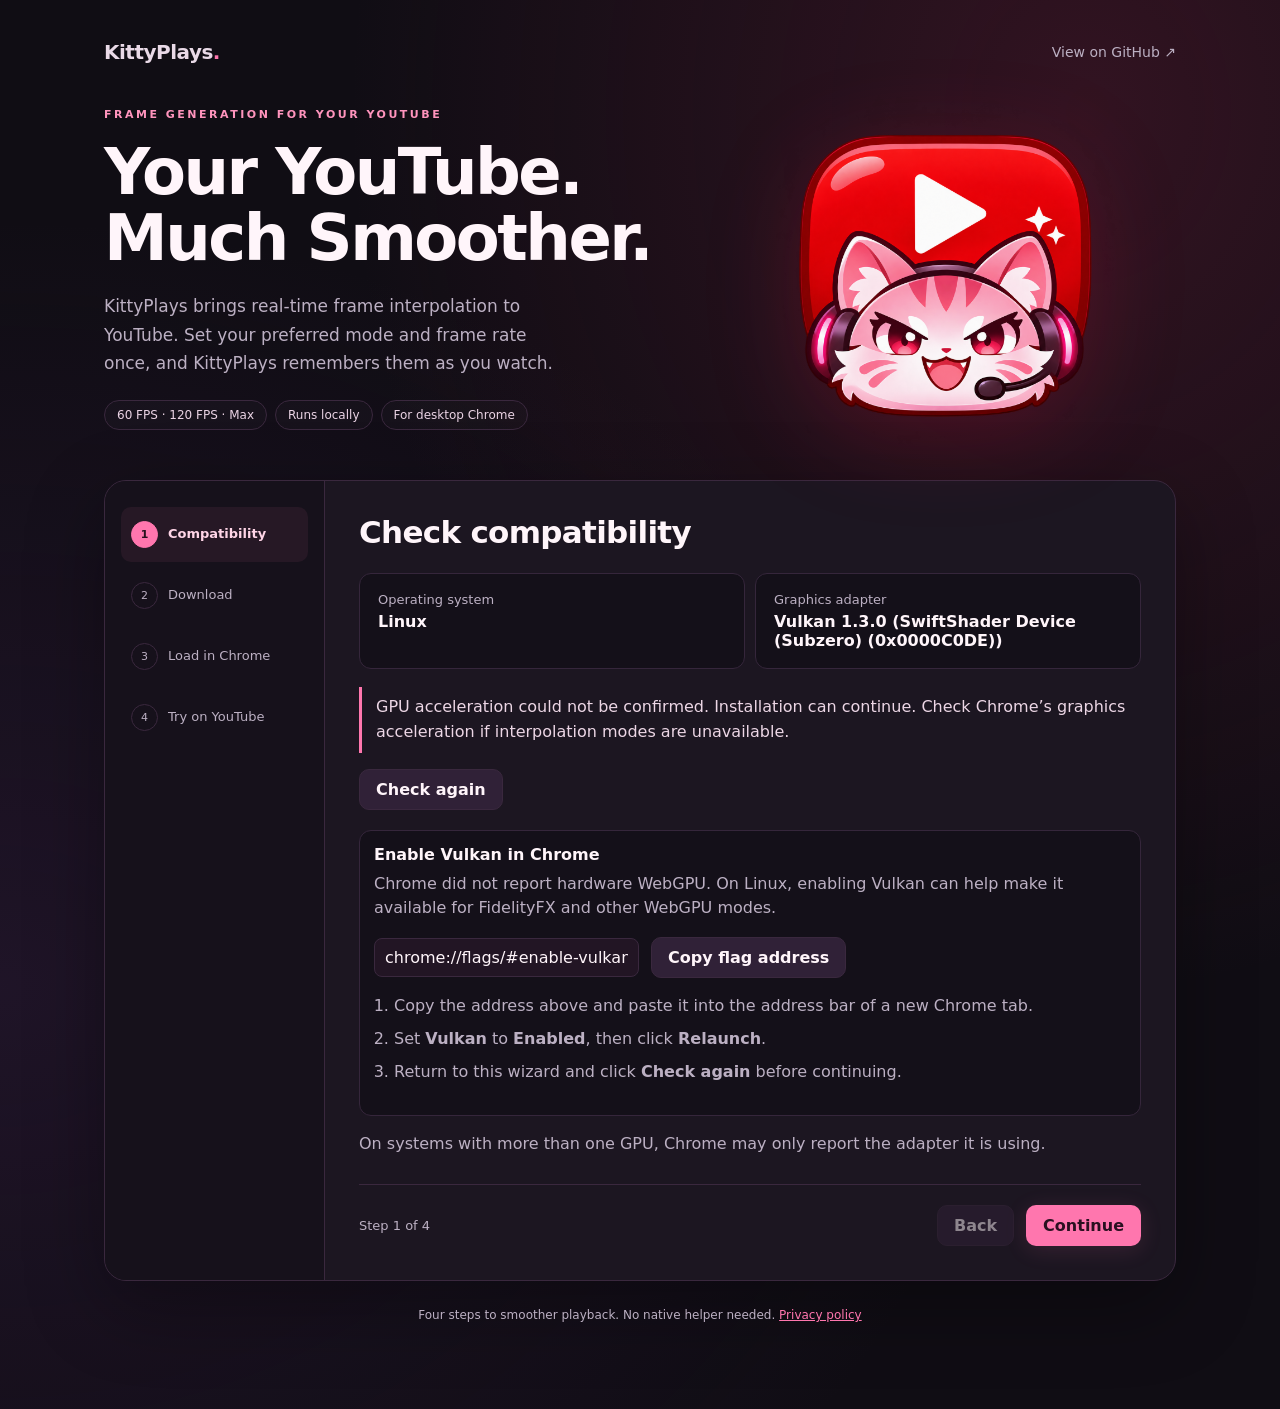
<file: index.html>
<!doctype html>
<html lang="en">
<meta charset="utf-8">
<meta name="viewport" content="width=device-width, initial-scale=1">
<title>Install KittyPlays</title>
<link rel="icon" type="image/png" sizes="32x32" href="chrome-extension/icons/kittyplays-32.png">
<style>
  :root {
    color-scheme: dark;
    font-family: Inter, system-ui, sans-serif;
    color: #f9edf6;
    background: #180f1b;
    --muted: #d4b7cf;
    --accent: #ffc0e3;
    --stroke: #62435e;
  }
  * { box-sizing: border-box; }
  [hidden] { display: none !important; }
  body {
    margin: 0;
    min-height: 100vh;
    background: radial-gradient(ellipse at 80% 0, #46223c, transparent 52%);
  }
  main { max-width: 950px; padding: 48px 24px 72px; margin: auto; }
  header, footer, .actions, .address { display: flex; align-items: center; gap: 12px; }
  header { margin-bottom: 28px; }
  header img { width: 52px; height: 52px; border-radius: 15px; background: #6b395a; }
  h1 { font-size: clamp(25px, 4vw, 36px); line-height: 1.1; margin: 0 0 5px; }
  h2 { font-size: clamp(23px, 4vw, 31px); line-height: 1.1; margin: 0 0 14px; outline: none; }
  h3 { margin: 0 0 8px; font-size: 16px; }
  header p, footer p { margin: 0; }
  p, li { color: var(--muted); line-height: 1.55; }
  a { color: var(--accent); }
  .wizard { display: grid; grid-template-columns: 205px minmax(0, 1fr); border: 1px solid var(--stroke); border-radius: 24px; overflow: hidden; background: #29192b; box-shadow: 0 20px 56px #0d080f9e; }
  nav { background: #211422; padding: 28px 16px; border-right: 1px solid var(--stroke); }
  nav ol { list-style: none; padding: 0; margin: 0; }
  nav li { padding: 10px 12px; border-radius: 10px; font-size: 14px; }
  nav li[aria-current="step"] { background: #4c2a46; color: #ffdeef; font-weight: 600; }
  nav li[aria-current="step"]::before { content: "✦ "; }
  .content { padding: clamp(22px, 5vw, 38px); }
  .system { display: grid; grid-template-columns: repeat(2, minmax(0, 1fr)); gap: 10px; margin: 24px 0 18px; }
  .system > div, aside { background: #221524; border: 1px solid var(--stroke); border-radius: 12px; padding: 14px; }
  dt { color: var(--muted); font-size: 13px; }
  dd { margin: 5px 0 0; font-weight: 600; overflow-wrap: anywhere; }
  aside { margin-top: 20px; }
  aside p { margin: 8px 0; }
  section ol { padding-inline-start: 20px; }
  section li { margin-bottom: 8px; }
  code { background: #221524; color: #ffdeef; border-radius: 4px; padding: 2px 4px; overflow-wrap: anywhere; }
  pre { background: #221524; border-radius: 8px; padding: 10px; white-space: pre-wrap; }
  pre code { padding: 0; }
  .address { margin: 16px 0; flex-wrap: wrap; }
  .address input { width: 195px; max-width: 100%; border: 1px solid var(--stroke); border-radius: 8px; padding: 9px 10px; background: #221524; color: inherit; font: inherit; }
  button, a.button {
    display: inline-flex;
    align-items: center;
    justify-content: center;
    min-height: 40px;
    padding: 8px 14px;
    border: 1px solid var(--stroke);
    border-radius: 9px;
    background: #3e2640;
    color: inherit;
    font: inherit;
    font-weight: 600;
    text-decoration: none;
    cursor: pointer;
  }
  .primary { background: var(--accent); color: #3a1731; border-color: transparent; }
  button:hover, a.button:hover { outline: 1px solid var(--accent); }
  button:focus-visible, a:focus-visible, input:focus-visible { outline: 2px solid var(--accent); outline-offset: 3px; }
  button:disabled { opacity: .5; cursor: default; outline: none; }
  footer { justify-content: space-between; margin-top: 28px; border-top: 1px solid var(--stroke); padding-top: 20px; }
  footer p, .address [role="status"] { font-size: 13px; color: var(--muted); }
  #vulkan-address { width: 265px; }
  @media (max-width: 650px) {
    main { padding: 25px 14px 42px; }
    .wizard { grid-template-columns: minmax(0, 1fr); }
    nav { border-right: 0; border-bottom: 1px solid var(--stroke); padding: 7px; }
    nav ol { display: flex; flex-wrap: wrap; }
    nav li { padding: 6px 8px; }
    footer { flex-wrap: wrap; }
  }

  /* KittyPlays brand */
  :root { background: #100d14; color: #fff5fa; --muted: #bcb0c3; --accent: #ff76ae; --stroke: #3a283e; }
  body { background: radial-gradient(ellipse at 85% 8%, #761f3b55, transparent 48%), radial-gradient(ellipse at 0 70%, #48265c44, transparent 55%), #100d14; }
  main { max-width: 1120px; padding-top: 28px; }
  .topbar { display: flex; justify-content: space-between; align-items: center; gap: 16px; padding: 12px 0; color: #e9d9e7; font-size: 14px; }
  .topbar a { text-decoration: none; color: var(--muted); }
  .brand { font-weight: 800; letter-spacing: -.5px; font-size: 20px; }
  header { display: grid; grid-template-columns: 1.3fr 1fr; gap: 24px; margin: 18px 0 36px; align-items: center; }
  header img { width: 100%; max-width: 350px; height: auto; border-radius: 0; background: transparent; justify-self: center; filter: drop-shadow(0 18px 45px #ff174430); }
  .eyebrow { color: #ff94bd; text-transform: uppercase; font-size: 11px; font-weight: 800; letter-spacing: 2.5px; margin-bottom: 18px; }
  h1 { font-size: clamp(38px, 5.6vw, 64px); letter-spacing: -2.5px; line-height: 1.04; margin-bottom: 20px; }
  header p { font-size: 17px; max-width: 460px; line-height: 1.7; }
  .chips { display: flex; flex-wrap: wrap; gap: 8px; margin-top: 22px; }
  .chips span { border: 1px solid var(--stroke); border-radius: 100px; padding: 7px 12px; font-size: 12px; color: #ebd4e5; background: #ffffff04; }
  .wizard { background: #1c1621; border-radius: 22px; grid-template-columns: 220px minmax(0,1fr); box-shadow: 0 25px 80px #0005; }
  nav { background: #16111b; padding: 26px 16px; }
  nav ol { counter-reset: steps; }
  nav li { display: flex; align-items: center; gap: 10px; padding: 14px 10px; margin-bottom: 6px; font-size: 13px; }
  nav li::before { counter-increment: steps; content: counter(steps); display: grid; place-items: center; flex: 0 0 25px; height: 25px; border: 1px solid var(--stroke); border-radius: 50%; font-size: 11px; }
  nav li[aria-current="step"] { background: #ff76ae12; color: #ffd5e7; }
  nav li[aria-current="step"]::before { content: counter(steps); background: var(--accent); border-color: var(--accent); color: #29101d; }
  h2 { letter-spacing: -.7px; }
  .content { padding: 34px; }
  .system > div, aside { background: #141019; border-color: #35263b; }
  .system > div { padding: 18px; }
  #compatibility { border-left: 3px solid var(--accent); padding: 8px 0 8px 14px; color: #ecd6e5; }
  button, a.button { background: #302137; border-radius: 10px; padding: 10px 16px; }
  .primary { background: #ff76ae; color: #2a1020; box-shadow: 0 4px 22px #ff76ae20; }
  .page-note { text-align: center; font-size: 12px; color: var(--muted); margin-top: 25px; }
  @media(max-width:650px) {
    header { grid-template-columns: 1fr; gap: 0; margin-top: 28px; }
    header img { grid-row: 1; max-width: 230px; margin-bottom: 20px; }
    h1 { letter-spacing: -1.5px; }
    .wizard { grid-template-columns: minmax(0,1fr); }
    .content { padding: 24px 20px; }
    nav { padding: 8px; }
    nav ol { display: grid; grid-template-columns: 1fr 1fr; }
    nav li { padding: 8px; margin: 0; }
  }
</style>
<main>
  <div class="topbar"><span class="brand">KittyPlays<span style="color:var(--accent)">.</span></span><a href="https://github.com/tapahob/KittyPlays">View on GitHub &#8599;</a></div>
  <header>
    <div>
      <div class="eyebrow">Frame Generation for your YouTube</div>
      <h1>Your YouTube.<br>Much Smoother.</h1>
      <p>KittyPlays brings real-time frame interpolation to YouTube. Set your preferred mode and frame rate once, and KittyPlays remembers them as you watch.</p>
      <div class="chips"><span>60 FPS &middot; 120 FPS &middot; Max</span><span>Runs locally</span><span>For desktop Chrome</span></div>
    </div>
    <img src="chrome-extension/icons/kittyplays-source.png" alt="KittyPlays cat wearing a gaming headset in front of a play button" width="1254" height="1254">
  </header>
  <div class="wizard">
    <nav aria-label="Installation progress">
      <ol>
        <li aria-current="step">Compatibility</li>
        <li>Download</li>
        <li>Load in Chrome</li>
        <li>Try on YouTube</li>
      </ol>
    </nav>
    <div class="content">
      <section>
        <h2 tabindex="-1">Check compatibility</h2>
        <dl class="system">
          <div><dt>Operating system</dt><dd id="platform">Detecting…</dd></div>
          <div><dt>Graphics adapter</dt><dd id="gpu">Detecting…</dd></div>
        </dl>
        <p id="compatibility" role="status">Checking browser capabilities…</p>
        <button id="detect" type="button">Check again</button>
        <aside id="vulkan-note" hidden>
          <h3>Enable Vulkan in Chrome</h3>
          <p>Chrome did not report hardware WebGPU. On Linux, enabling Vulkan can help make it available for FidelityFX and other WebGPU modes.</p>
          <div class="address">
            <input id="vulkan-address" type="text" value="chrome://flags/#enable-vulkan" readonly aria-label="Chrome Vulkan flag address">
            <button id="copy-vulkan" type="button">Copy flag address</button>
            <span id="vulkan-copy-status" role="status"></span>
          </div>
          <ol>
            <li>Copy the address above and paste it into the address bar of a new Chrome tab.</li>
            <li>Set <strong>Vulkan</strong> to <strong>Enabled</strong>, then click <strong>Relaunch</strong>.</li>
            <li>Return to this wizard and click <strong>Check again</strong> before continuing.</li>
          </ol>
        </aside>
        <p>On systems with more than one GPU, Chrome may only report the adapter it is using.</p>
      </section>
      <section hidden>
        <h2 tabindex="-1">Download the extension</h2>
        <p>Download and extract the Chrome extension ZIP into a folder named <code>KittyPlays-Chrome</code>. Keep that folder in place because Chrome loads the extension directly from it.</p>
        <a class="button" href="https://tapahob.github.io/KittyPlays/KittyPlays-Chrome.zip?v=1.3.14" download>Download Chrome extension ZIP (1.3.14)</a>
        <p id="extract-tip"></p>
        <p>If you already have the repository on this device, you can use its <code>chrome-extension</code> folder.</p>
      </section>
      <section hidden>
        <h2 tabindex="-1">Load KittyPlays in Chrome</h2>
        <div class="address">
          <input id="extensions-address" type="text" value="chrome://extensions" readonly aria-label="Chrome extensions address">
          <button id="copy" type="button">Copy address</button>
          <span id="copy-status" role="status"></span>
        </div>
        <ol>
          <li>Paste the address into a new Chrome tab. Turn on <strong>Developer mode</strong>.</li>
          <li>Click <strong>Load unpacked</strong> and select the extracted <code>KittyPlays-Chrome</code> folder. It contains <code>manifest.json</code> directly.</li>
          <li>If KittyPlays is already loaded from that folder, use <strong>Reload</strong> on its card.</li>
        </ol>
        <p><a href="https://developer.chrome.com/docs/extensions/get-started/tutorial/hello-world#load-unpacked" target="_blank" rel="noopener">Chrome’s illustrated instructions</a></p>
      </section>
      <section hidden>
        <h2 tabindex="-1">Try it on YouTube</h2>
        <p>Open a video or reload an existing YouTube tab. The KittyPlays controls appear in the player next to the playback buttons. Choose a mode and a frame-rate target. <strong>Info</strong> shows the source and output FPS.</p>
        <p>AI, Hybrid, Optical Flow, and FidelityFX interpolate HDR video. When HDR output is unavailable, interpolation continues in SDR. Choose <strong>Original</strong> to play at the source frame rate.</p>
        <div class="actions"><a class="button" href="https://www.youtube.com/" target="_blank" rel="noopener">Open YouTube</a></div>
        <aside id="mac-note" hidden>
          <h3>Playback on macOS</h3>
          <p>KittyPlays starts in Optical Flow when Chrome identifies the base Apple M1 GPU. You can also choose AI or Hybrid if WebGPU is available. All three modes run directly in Chrome.</p>
          <p>Select <strong>Max</strong> to follow the refresh rate Chrome can use on your current display.</p>
        </aside>
        <aside id="fidelityfx-legacy" hidden>
          <details>
            <summary>Legacy Vulkan helper for older builds</summary>
            <p>The current extension uses WebGPU. Use these downloads with an older extension build that supports the native helper.</p>
            <ol>
              <li><a href="scripts/build-fidelityfx-linux.sh" download>Download the Linux build script</a>. Run it with Bash from the KittyPlays source folder.</li>
              <li><a href="scripts/setup-fidelityfx.py" download>Download the registration script</a>. Run it with Python 3 and supply the older extension ID and the path to the built helper.</li>
            </ol>
          </details>
        </aside>
      </section>
      <footer>
        <p id="progress" aria-live="polite">Step 1 of 4</p>
        <div class="actions">
          <button id="back" type="button" disabled>Back</button>
          <button id="next" class="primary" type="button">Continue</button>
        </div>
      </footer>
    </div>
  </div>
  <p class="page-note">Four steps to smoother playback. No native helper needed. <a href="privacy.html">Privacy policy</a></p>
</main>
<script>
  const byId = id => document.getElementById(id);
  const sections = [...document.querySelectorAll(".content > section")];
  const stepLabels = [...document.querySelectorAll("nav li")];
  const next = byId("next");
  const back = byId("back");
  let currentStep = 0;
  let mobile = false;

  function showStep(index) {
    currentStep = index;
    sections.forEach((section, i) => {
      section.hidden = i !== index;
      if (i === index) stepLabels[i].setAttribute("aria-current", "step");
      else stepLabels[i].removeAttribute("aria-current");
    });
    back.disabled = index === 0;
    next.hidden = index === sections.length - 1;
    next.disabled = index === 0 && mobile;
    byId("progress").textContent = "Step " + (index + 1) + " of " + sections.length;
    sections[index].querySelector("h2").focus();
  }
  back.addEventListener("click", () => showStep(currentStep - 1));
  next.addEventListener("click", () => showStep(currentStep + 1));

  function detectPlatform() {
    const source = [navigator.userAgentData?.platform, navigator.userAgent, navigator.platform].join(" ");
    if (/Android/i.test(source)) return "Android";
    if (/iPhone|iPad|iPod/i.test(source) ||
        (navigator.platform === "MacIntel" && navigator.maxTouchPoints > 1)) return "iOS / iPadOS";
    if (/CrOS|Chrome OS/i.test(source)) return "ChromeOS";
    if (/Windows|Win32/i.test(source)) return "Windows";
    if (/Mac/i.test(source)) return "macOS";
    if (/Linux|X11/i.test(source)) return "Linux";
    return "Unknown";
  }

  async function detectGraphics() {
    const adapter = await navigator.gpu?.requestAdapter().catch(() => null);
    let gl;
    let vendor;
    let renderer;
    try {
      gl = document.createElement("canvas").getContext("webgl2", {powerPreference: "high-performance"});
      const debug = gl?.getExtension("WEBGL_debug_renderer_info");
      if (debug) {
        vendor = gl.getParameter(debug.UNMASKED_VENDOR_WEBGL);
        renderer = gl.getParameter(debug.UNMASKED_RENDERER_WEBGL);
      }
    } catch {
      // Hardware details may be unavailable when browser privacy settings mask them.
    } finally {
      gl?.getExtension("WEBGL_lose_context")?.loseContext();
    }
    const info = adapter?.info;
    const adapterLabel = info?.description || ({ "0x10de": "NVIDIA", "0x1002": "AMD", "0x8086": "Intel" }[info?.vendor?.toLowerCase()]) || info?.vendor;
    const display = renderer?.replace(/^ANGLE \(([^,]+), (.*), [^,]+\)$/, "$2")
      .replace(/\s+Direct3D\d.*$/i, "");
    const software = /SwiftShader|llvmpipe|software rasterizer/i.test(renderer || "");
    const names = info && !info.isFallbackAdapter ? [info.vendor, info.description] : [];
    if (!software) names.push(vendor, renderer);
    return {
      label: display && !software ? display : adapterLabel || display || "Not reported by Chrome",
      amd: names.some(name => /\b(?:amd|radeon|ati)\b|^(?:0x)?1002$/i.test(name?.trim() || "")),
      nvidia: names.some(name => /\b(?:nvidia|geforce|quadro|tesla)\b|^(?:0x)?10de$/i.test(name?.trim() || "")),
      webgpu: Boolean(adapter && !info?.isFallbackAdapter),
      webgl: Boolean(gl && !software),
    };
  }

  async function detect() {
    const retry = byId("detect");
    retry.disabled = true;
    const platform = detectPlatform();
    mobile = platform === "Android" || platform === "iOS / iPadOS";
    byId("platform").textContent = platform;
    byId("mac-note").hidden = platform !== "macOS";
    byId("gpu").textContent = "Detecting…";
    byId("compatibility").textContent = "Checking browser capabilities…";
    byId("fidelityfx-legacy").hidden = true;
    byId("vulkan-note").hidden = true;
    next.disabled = currentStep === 0 && mobile;
    byId("extract-tip").textContent = ({
      Windows: "In File Explorer, right-click the ZIP and select Extract All. The suggested folder name is ready to use.",
      macOS: "Double-click the ZIP in Finder. Archive Utility creates the extension folder.",
      Linux: "Open the ZIP in your archive manager and extract its contents into the folder.",
      ChromeOS: "Open the ZIP in Files and copy its contents into a KittyPlays-Chrome folder in Downloads.",
    })[platform] || "Extract the ZIP with your system’s archive tool.";
    try {
      const gpu = await detectGraphics();
      byId("gpu").textContent = gpu.label;
      const chrome = /Chrome\//.test(navigator.userAgent) &&
        !/Edg\/|OPR\/|SamsungBrowser\//.test(navigator.userAgent);
      const fidelityFx = !mobile && platform !== "macOS" && (gpu.amd || gpu.nvidia);
      const linuxRadeon = platform === "Linux" && gpu.amd;
      byId("fidelityfx-legacy").hidden = !linuxRadeon;
      byId("vulkan-note").hidden = platform !== "Linux" || !chrome || gpu.webgpu;
      const webgpuModes = fidelityFx ? "AI, Hybrid, and FidelityFX" : "AI and Hybrid";
      byId("compatibility").textContent = mobile
        ? "Open this wizard in desktop Chrome to install KittyPlays."
        : !chrome ? "Continue in desktop Google Chrome for the installation steps."
        : gpu.webgpu ? `WebGPU is available for ${webgpuModes}.`
        : gpu.webgl ? `WebGL 2 is available for Optical Flow. ${webgpuModes} need WebGPU.`
        : "GPU acceleration could not be confirmed. Installation can continue. Check Chrome’s graphics acceleration if interpolation modes are unavailable.";
    } catch {
      byId("gpu").textContent = "Not reported by Chrome";
      byId("compatibility").textContent = mobile
        ? "Open this wizard in desktop Chrome to install KittyPlays."
        : "Automatic graphics detection is unavailable. You can still continue with installation.";
    } finally {
      retry.disabled = false;
    }
  }
  byId("detect").addEventListener("click", detect);
  function bindAddressCopy(buttonId, fieldId, statusId) {
    const field = byId(fieldId);
    const status = byId(statusId);
    byId(buttonId).addEventListener("click", async () => {
      try {
        await navigator.clipboard.writeText(field.value);
        status.textContent = "Address copied.";
      } catch {
        field.focus();
        field.select();
        status.textContent = "Address selected. Press Ctrl+C or Command+C.";
      }
    });
  }
  bindAddressCopy("copy", "extensions-address", "copy-status");
  bindAddressCopy("copy-vulkan", "vulkan-address", "vulkan-copy-status");
  detect();
</script>
</html>
</file>
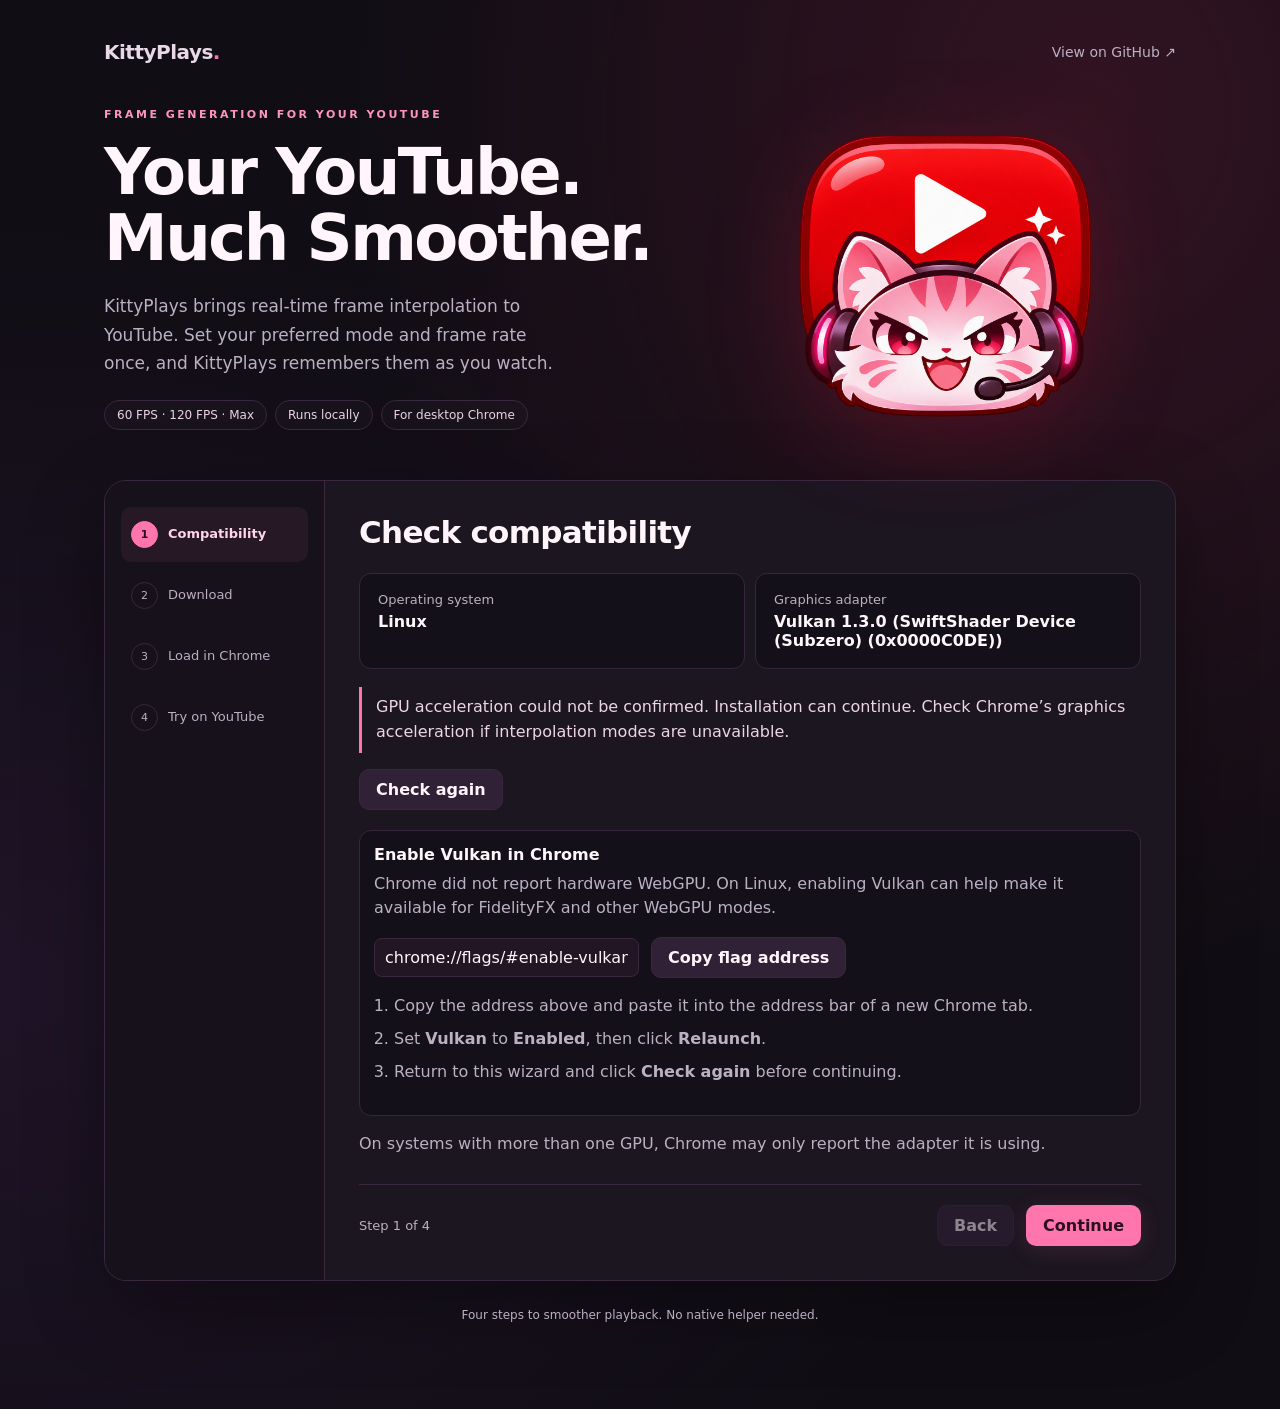
<file: install.html>
<!doctype html>
<html lang="en">
<meta charset="utf-8">
<meta name="viewport" content="width=device-width, initial-scale=1">
<title>Install KittyPlays</title>
<link rel="icon" type="image/png" sizes="32x32" href="chrome-extension/icons/kittyplays-32.png">
<style>
  :root {
    color-scheme: dark;
    font-family: Inter, system-ui, sans-serif;
    color: #f9edf6;
    background: #180f1b;
    --muted: #d4b7cf;
    --accent: #ffc0e3;
    --stroke: #62435e;
  }
  * { box-sizing: border-box; }
  [hidden] { display: none !important; }
  body {
    margin: 0;
    min-height: 100vh;
    background: radial-gradient(ellipse at 80% 0, #46223c, transparent 52%);
  }
  main { max-width: 950px; padding: 48px 24px 72px; margin: auto; }
  header, footer, .actions, .address { display: flex; align-items: center; gap: 12px; }
  header { margin-bottom: 28px; }
  header img { width: 52px; height: 52px; border-radius: 15px; background: #6b395a; }
  h1 { font-size: clamp(25px, 4vw, 36px); line-height: 1.1; margin: 0 0 5px; }
  h2 { font-size: clamp(23px, 4vw, 31px); line-height: 1.1; margin: 0 0 14px; outline: none; }
  h3 { margin: 0 0 8px; font-size: 16px; }
  header p, footer p { margin: 0; }
  p, li { color: var(--muted); line-height: 1.55; }
  a { color: var(--accent); }
  .wizard { display: grid; grid-template-columns: 205px minmax(0, 1fr); border: 1px solid var(--stroke); border-radius: 24px; overflow: hidden; background: #29192b; box-shadow: 0 20px 56px #0d080f9e; }
  nav { background: #211422; padding: 28px 16px; border-right: 1px solid var(--stroke); }
  nav ol { list-style: none; padding: 0; margin: 0; }
  nav li { padding: 10px 12px; border-radius: 10px; font-size: 14px; }
  nav li[aria-current="step"] { background: #4c2a46; color: #ffdeef; font-weight: 600; }
  nav li[aria-current="step"]::before { content: "✦ "; }
  .content { padding: clamp(22px, 5vw, 38px); }
  .system { display: grid; grid-template-columns: repeat(2, minmax(0, 1fr)); gap: 10px; margin: 24px 0 18px; }
  .system > div, aside { background: #221524; border: 1px solid var(--stroke); border-radius: 12px; padding: 14px; }
  dt { color: var(--muted); font-size: 13px; }
  dd { margin: 5px 0 0; font-weight: 600; overflow-wrap: anywhere; }
  aside { margin-top: 20px; }
  aside p { margin: 8px 0; }
  section ol { padding-inline-start: 20px; }
  section li { margin-bottom: 8px; }
  code { background: #221524; color: #ffdeef; border-radius: 4px; padding: 2px 4px; overflow-wrap: anywhere; }
  pre { background: #221524; border-radius: 8px; padding: 10px; white-space: pre-wrap; }
  pre code { padding: 0; }
  .address { margin: 16px 0; flex-wrap: wrap; }
  .address input { width: 195px; max-width: 100%; border: 1px solid var(--stroke); border-radius: 8px; padding: 9px 10px; background: #221524; color: inherit; font: inherit; }
  button, a.button {
    display: inline-flex;
    align-items: center;
    justify-content: center;
    min-height: 40px;
    padding: 8px 14px;
    border: 1px solid var(--stroke);
    border-radius: 9px;
    background: #3e2640;
    color: inherit;
    font: inherit;
    font-weight: 600;
    text-decoration: none;
    cursor: pointer;
  }
  .primary { background: var(--accent); color: #3a1731; border-color: transparent; }
  button:hover, a.button:hover { outline: 1px solid var(--accent); }
  button:focus-visible, a:focus-visible, input:focus-visible { outline: 2px solid var(--accent); outline-offset: 3px; }
  button:disabled { opacity: .5; cursor: default; outline: none; }
  footer { justify-content: space-between; margin-top: 28px; border-top: 1px solid var(--stroke); padding-top: 20px; }
  footer p, .address [role="status"] { font-size: 13px; color: var(--muted); }
  #vulkan-address { width: 265px; }
  @media (max-width: 650px) {
    main { padding: 25px 14px 42px; }
    .wizard { grid-template-columns: minmax(0, 1fr); }
    nav { border-right: 0; border-bottom: 1px solid var(--stroke); padding: 7px; }
    nav ol { display: flex; flex-wrap: wrap; }
    nav li { padding: 6px 8px; }
    footer { flex-wrap: wrap; }
  }

  /* KittyPlays brand */
  :root { background: #100d14; color: #fff5fa; --muted: #bcb0c3; --accent: #ff76ae; --stroke: #3a283e; }
  body { background: radial-gradient(ellipse at 85% 8%, #761f3b55, transparent 48%), radial-gradient(ellipse at 0 70%, #48265c44, transparent 55%), #100d14; }
  main { max-width: 1120px; padding-top: 28px; }
  .topbar { display: flex; justify-content: space-between; align-items: center; gap: 16px; padding: 12px 0; color: #e9d9e7; font-size: 14px; }
  .topbar a { text-decoration: none; color: var(--muted); }
  .brand { font-weight: 800; letter-spacing: -.5px; font-size: 20px; }
  header { display: grid; grid-template-columns: 1.3fr 1fr; gap: 24px; margin: 18px 0 36px; align-items: center; }
  header img { width: 100%; max-width: 350px; height: auto; border-radius: 0; background: transparent; justify-self: center; filter: drop-shadow(0 18px 45px #ff174430); }
  .eyebrow { color: #ff94bd; text-transform: uppercase; font-size: 11px; font-weight: 800; letter-spacing: 2.5px; margin-bottom: 18px; }
  h1 { font-size: clamp(38px, 5.6vw, 64px); letter-spacing: -2.5px; line-height: 1.04; margin-bottom: 20px; }
  header p { font-size: 17px; max-width: 460px; line-height: 1.7; }
  .chips { display: flex; flex-wrap: wrap; gap: 8px; margin-top: 22px; }
  .chips span { border: 1px solid var(--stroke); border-radius: 100px; padding: 7px 12px; font-size: 12px; color: #ebd4e5; background: #ffffff04; }
  .wizard { background: #1c1621; border-radius: 22px; grid-template-columns: 220px minmax(0,1fr); box-shadow: 0 25px 80px #0005; }
  nav { background: #16111b; padding: 26px 16px; }
  nav ol { counter-reset: steps; }
  nav li { display: flex; align-items: center; gap: 10px; padding: 14px 10px; margin-bottom: 6px; font-size: 13px; }
  nav li::before { counter-increment: steps; content: counter(steps); display: grid; place-items: center; flex: 0 0 25px; height: 25px; border: 1px solid var(--stroke); border-radius: 50%; font-size: 11px; }
  nav li[aria-current="step"] { background: #ff76ae12; color: #ffd5e7; }
  nav li[aria-current="step"]::before { content: counter(steps); background: var(--accent); border-color: var(--accent); color: #29101d; }
  h2 { letter-spacing: -.7px; }
  .content { padding: 34px; }
  .system > div, aside { background: #141019; border-color: #35263b; }
  .system > div { padding: 18px; }
  #compatibility { border-left: 3px solid var(--accent); padding: 8px 0 8px 14px; color: #ecd6e5; }
  button, a.button { background: #302137; border-radius: 10px; padding: 10px 16px; }
  .primary { background: #ff76ae; color: #2a1020; box-shadow: 0 4px 22px #ff76ae20; }
  .page-note { text-align: center; font-size: 12px; color: var(--muted); margin-top: 25px; }
  @media(max-width:650px) {
    header { grid-template-columns: 1fr; gap: 0; margin-top: 28px; }
    header img { grid-row: 1; max-width: 230px; margin-bottom: 20px; }
    h1 { letter-spacing: -1.5px; }
    .wizard { grid-template-columns: minmax(0,1fr); }
    .content { padding: 24px 20px; }
    nav { padding: 8px; }
    nav ol { display: grid; grid-template-columns: 1fr 1fr; }
    nav li { padding: 8px; margin: 0; }
  }
</style>
<main>
  <div class="topbar"><span class="brand">KittyPlays<span style="color:var(--accent)">.</span></span><a href="https://github.com/tapahob/KittyPlays">View on GitHub &#8599;</a></div>
  <header>
    <div>
      <div class="eyebrow">Frame Generation for your YouTube</div>
      <h1>Your YouTube.<br>Much Smoother.</h1>
      <p>KittyPlays brings real-time frame interpolation to YouTube. Set your preferred mode and frame rate once, and KittyPlays remembers them as you watch.</p>
      <div class="chips"><span>60 FPS &middot; 120 FPS &middot; Max</span><span>Runs locally</span><span>For desktop Chrome</span></div>
    </div>
    <img src="chrome-extension/icons/kittyplays-source.png" alt="KittyPlays cat wearing a gaming headset in front of a play button" width="1254" height="1254">
  </header>
  <div class="wizard">
    <nav aria-label="Installation progress">
      <ol>
        <li aria-current="step">Compatibility</li>
        <li>Download</li>
        <li>Load in Chrome</li>
        <li>Try on YouTube</li>
      </ol>
    </nav>
    <div class="content">
      <section>
        <h2 tabindex="-1">Check compatibility</h2>
        <dl class="system">
          <div><dt>Operating system</dt><dd id="platform">Detecting…</dd></div>
          <div><dt>Graphics adapter</dt><dd id="gpu">Detecting…</dd></div>
        </dl>
        <p id="compatibility" role="status">Checking browser capabilities…</p>
        <button id="detect" type="button">Check again</button>
        <aside id="vulkan-note" hidden>
          <h3>Enable Vulkan in Chrome</h3>
          <p>Chrome did not report hardware WebGPU. On Linux, enabling Vulkan can help make it available for FidelityFX and other WebGPU modes.</p>
          <div class="address">
            <input id="vulkan-address" type="text" value="chrome://flags/#enable-vulkan" readonly aria-label="Chrome Vulkan flag address">
            <button id="copy-vulkan" type="button">Copy flag address</button>
            <span id="vulkan-copy-status" role="status"></span>
          </div>
          <ol>
            <li>Copy the address above and paste it into the address bar of a new Chrome tab.</li>
            <li>Set <strong>Vulkan</strong> to <strong>Enabled</strong>, then click <strong>Relaunch</strong>.</li>
            <li>Return to this wizard and click <strong>Check again</strong> before continuing.</li>
          </ol>
        </aside>
        <p>On systems with more than one GPU, Chrome may only report the adapter it is using.</p>
      </section>
      <section hidden>
        <h2 tabindex="-1">Download the extension</h2>
        <p>Download and extract the Chrome extension ZIP into a folder named <code>KittyPlays-Chrome</code>. Keep that folder in place because Chrome loads the extension directly from it.</p>
        <a class="button" href="https://tapahob.github.io/KittyPlays/KittyPlays-Chrome.zip?v=1.3.14" download>Download Chrome extension ZIP (1.3.14)</a>
        <p id="extract-tip"></p>
        <p>If you already have the repository on this device, you can use its <code>chrome-extension</code> folder.</p>
      </section>
      <section hidden>
        <h2 tabindex="-1">Load KittyPlays in Chrome</h2>
        <div class="address">
          <input id="extensions-address" type="text" value="chrome://extensions" readonly aria-label="Chrome extensions address">
          <button id="copy" type="button">Copy address</button>
          <span id="copy-status" role="status"></span>
        </div>
        <ol>
          <li>Paste the address into a new Chrome tab. Turn on <strong>Developer mode</strong>.</li>
          <li>Click <strong>Load unpacked</strong> and select the extracted <code>KittyPlays-Chrome</code> folder. It contains <code>manifest.json</code> directly.</li>
          <li>If KittyPlays is already loaded from that folder, use <strong>Reload</strong> on its card.</li>
        </ol>
        <p><a href="https://developer.chrome.com/docs/extensions/get-started/tutorial/hello-world#load-unpacked" target="_blank" rel="noopener">Chrome’s illustrated instructions</a></p>
      </section>
      <section hidden>
        <h2 tabindex="-1">Try it on YouTube</h2>
        <p>Open a video or reload an existing YouTube tab. The KittyPlays controls appear in the player next to the playback buttons. Choose a mode and a frame-rate target. <strong>Info</strong> shows the source and output FPS.</p>
        <p>AI, Hybrid, Optical Flow, and FidelityFX interpolate HDR video. When HDR output is unavailable, interpolation continues in SDR. Choose <strong>Original</strong> to play at the source frame rate.</p>
        <div class="actions"><a class="button" href="https://www.youtube.com/" target="_blank" rel="noopener">Open YouTube</a></div>
        <aside id="mac-note" hidden>
          <h3>Playback on macOS</h3>
          <p>KittyPlays starts in Optical Flow when Chrome identifies the base Apple M1 GPU and no mode is saved. When hardware WebGPU is available, choose FidelityFX (Metal) in the player to run it directly in Chrome without a native helper.</p>
          <p>Select <strong>Max</strong> to follow the refresh rate Chrome can use on your current display.</p>
        </aside>
        <aside id="fidelityfx-legacy" hidden>
          <details>
            <summary>Legacy Vulkan helper for older builds</summary>
            <p>The current extension uses WebGPU. Use these downloads with an older extension build that supports the native helper.</p>
            <ol>
              <li><a href="scripts/build-fidelityfx-linux.sh" download>Download the Linux build script</a>. Run it with Bash from the KittyPlays source folder.</li>
              <li><a href="scripts/setup-fidelityfx.py" download>Download the registration script</a>. Run it with Python 3 and supply the older extension ID and the path to the built helper.</li>
            </ol>
          </details>
        </aside>
      </section>
      <footer>
        <p id="progress" aria-live="polite">Step 1 of 4</p>
        <div class="actions">
          <button id="back" type="button" disabled>Back</button>
          <button id="next" class="primary" type="button">Continue</button>
        </div>
      </footer>
    </div>
  </div>
  <p class="page-note">Four steps to smoother playback. No native helper needed.</p>
</main>
<script>
  const byId = id => document.getElementById(id);
  const sections = [...document.querySelectorAll(".content > section")];
  const stepLabels = [...document.querySelectorAll("nav li")];
  const next = byId("next");
  const back = byId("back");
  let currentStep = 0;
  let mobile = false;

  function showStep(index) {
    currentStep = index;
    sections.forEach((section, i) => {
      section.hidden = i !== index;
      if (i === index) stepLabels[i].setAttribute("aria-current", "step");
      else stepLabels[i].removeAttribute("aria-current");
    });
    back.disabled = index === 0;
    next.hidden = index === sections.length - 1;
    next.disabled = index === 0 && mobile;
    byId("progress").textContent = "Step " + (index + 1) + " of " + sections.length;
    sections[index].querySelector("h2").focus();
  }
  back.addEventListener("click", () => showStep(currentStep - 1));
  next.addEventListener("click", () => showStep(currentStep + 1));

  function detectPlatform() {
    const source = [navigator.userAgentData?.platform, navigator.userAgent, navigator.platform].join(" ");
    if (/Android/i.test(source)) return "Android";
    if (/iPhone|iPad|iPod/i.test(source) ||
        (navigator.platform === "MacIntel" && navigator.maxTouchPoints > 1)) return "iOS / iPadOS";
    if (/CrOS|Chrome OS/i.test(source)) return "ChromeOS";
    if (/Windows|Win32/i.test(source)) return "Windows";
    if (/Mac/i.test(source)) return "macOS";
    if (/Linux|X11/i.test(source)) return "Linux";
    return "Unknown";
  }

  async function detectGraphics(platform) {
    const adapterOptions = platform === "macOS" ? {powerPreference: "high-performance"} : undefined;
    const adapter = await navigator.gpu?.requestAdapter(adapterOptions).catch(() => null);
    let gl;
    let vendor;
    let renderer;
    try {
      gl = document.createElement("canvas").getContext("webgl2", {powerPreference: "high-performance"});
      const debug = gl?.getExtension("WEBGL_debug_renderer_info");
      if (debug) {
        vendor = gl.getParameter(debug.UNMASKED_VENDOR_WEBGL);
        renderer = gl.getParameter(debug.UNMASKED_RENDERER_WEBGL);
      }
    } catch {
      // Hardware details may be unavailable when browser privacy settings mask them.
    } finally {
      gl?.getExtension("WEBGL_lose_context")?.loseContext();
    }
    const info = adapter?.info;
    const adapterLabel = info?.description || ({ "0x10de": "NVIDIA", "0x1002": "AMD", "0x8086": "Intel" }[info?.vendor?.toLowerCase()]) || info?.vendor;
    const display = renderer?.replace(/^ANGLE \(([^,]+), (.*), [^,]+\)$/, "$2")
      .replace(/\s+Direct3D\d.*$/i, "");
    const software = /SwiftShader|llvmpipe|software rasterizer/i.test(renderer || "");
    const names = info && !info.isFallbackAdapter ? [info.vendor, info.description] : [];
    if (!software) names.push(vendor, renderer);
    return {
      label: display && !software ? display : adapterLabel || display || "Not reported by Chrome",
      amd: names.some(name => /\b(?:amd|radeon|ati)\b|^(?:0x)?1002$/i.test(name?.trim() || "")),
      nvidia: names.some(name => /\b(?:nvidia|geforce|quadro|tesla)\b|^(?:0x)?10de$/i.test(name?.trim() || "")),
      webgpu: Boolean(info && !info.isFallbackAdapter),
      webgl: Boolean(gl && !software),
    };
  }

  async function detect() {
    const retry = byId("detect");
    retry.disabled = true;
    const platform = detectPlatform();
    mobile = platform === "Android" || platform === "iOS / iPadOS";
    byId("platform").textContent = platform;
    byId("mac-note").hidden = platform !== "macOS";
    byId("gpu").textContent = "Detecting…";
    byId("compatibility").textContent = "Checking browser capabilities…";
    byId("fidelityfx-legacy").hidden = true;
    byId("vulkan-note").hidden = true;
    next.disabled = currentStep === 0 && mobile;
    byId("extract-tip").textContent = ({
      Windows: "In File Explorer, right-click the ZIP and select Extract All. The suggested folder name is ready to use.",
      macOS: "Double-click the ZIP in Finder. Archive Utility creates the extension folder.",
      Linux: "Open the ZIP in your archive manager and extract its contents into the folder.",
      ChromeOS: "Open the ZIP in Files and copy its contents into a KittyPlays-Chrome folder in Downloads.",
    })[platform] || "Extract the ZIP with your system’s archive tool.";
    try {
      const gpu = await detectGraphics(platform);
      byId("gpu").textContent = gpu.label;
      const chrome = /Chrome\//.test(navigator.userAgent) &&
        !/Edg\/|OPR\/|SamsungBrowser\//.test(navigator.userAgent);
      const fidelityFx = !mobile && (platform === "macOS" ? gpu.webgpu : gpu.amd || gpu.nvidia);
      const linuxRadeon = platform === "Linux" && gpu.amd;
      byId("fidelityfx-legacy").hidden = !linuxRadeon;
      byId("vulkan-note").hidden = platform !== "Linux" || !chrome || gpu.webgpu;
      const webgpuModes = fidelityFx ? `AI, Hybrid, and FidelityFX${platform === "macOS" ? " (Metal)" : ""}` : "AI and Hybrid";
      byId("compatibility").textContent = mobile
        ? "Open this wizard in desktop Chrome to install KittyPlays."
        : !chrome ? "Continue in desktop Google Chrome for the installation steps."
        : gpu.webgpu ? `WebGPU is available for ${webgpuModes}.`
        : gpu.webgl ? `WebGL 2 is available for Optical Flow. ${webgpuModes} need WebGPU.`
        : "GPU acceleration could not be confirmed. Installation can continue. Check Chrome’s graphics acceleration if interpolation modes are unavailable.";
    } catch {
      byId("gpu").textContent = "Not reported by Chrome";
      byId("compatibility").textContent = mobile
        ? "Open this wizard in desktop Chrome to install KittyPlays."
        : "Automatic graphics detection is unavailable. You can still continue with installation.";
    } finally {
      retry.disabled = false;
    }
  }
  byId("detect").addEventListener("click", detect);
  function bindAddressCopy(buttonId, fieldId, statusId) {
    const field = byId(fieldId);
    const status = byId(statusId);
    byId(buttonId).addEventListener("click", async () => {
      try {
        await navigator.clipboard.writeText(field.value);
        status.textContent = "Address copied.";
      } catch {
        field.focus();
        field.select();
        status.textContent = "Address selected. Press Ctrl+C or Command+C.";
      }
    });
  }
  bindAddressCopy("copy", "extensions-address", "copy-status");
  bindAddressCopy("copy-vulkan", "vulkan-address", "vulkan-copy-status");
  detect();
</script>
</html>
</file>
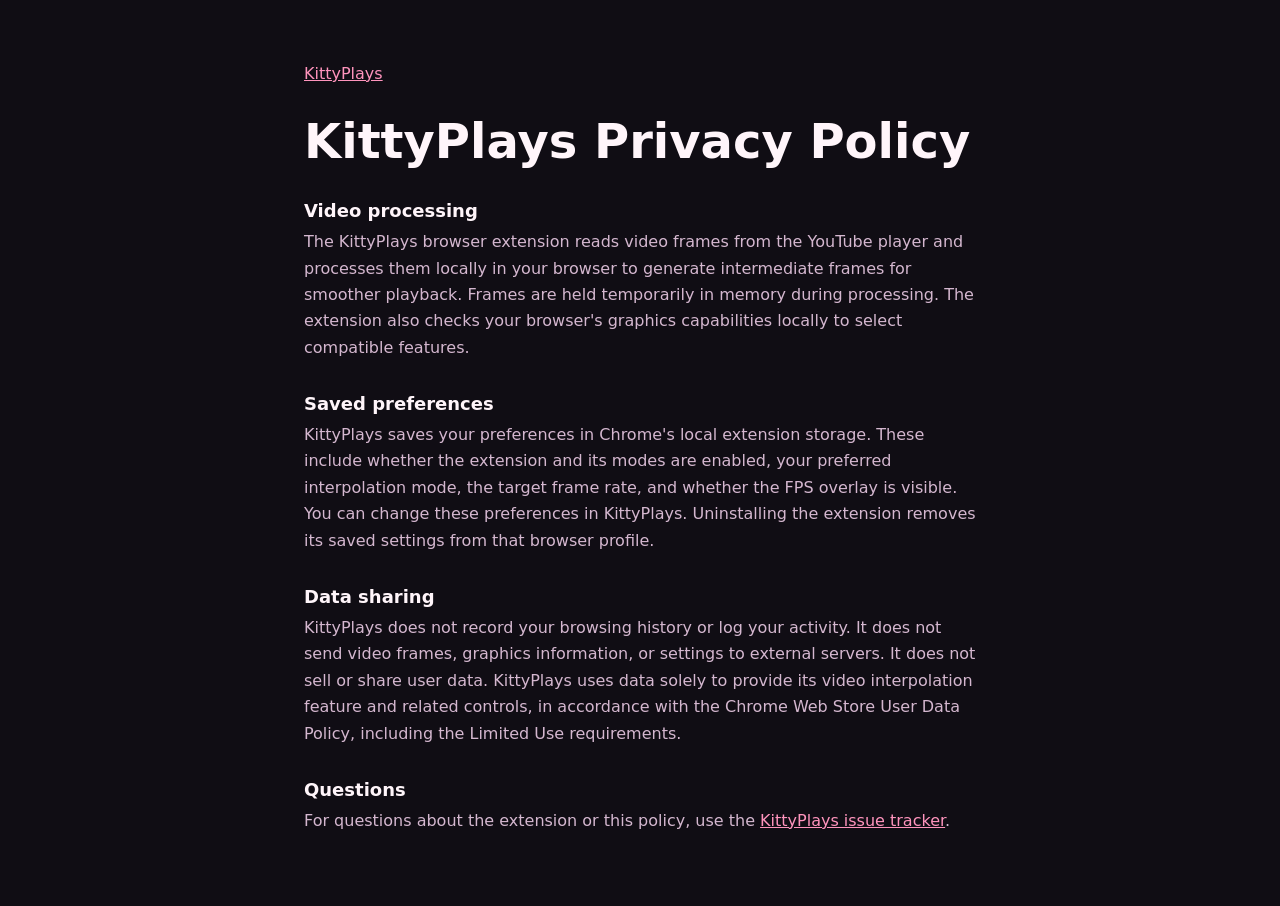
<file: privacy.html>
<!doctype html>
<html lang="en">
<head>
  <meta charset="utf-8">
  <meta name="viewport" content="width=device-width, initial-scale=1">
  <title>KittyPlays Privacy Policy</title>
  <link rel="icon" type="image/png" sizes="32x32" href="chrome-extension/icons/kittyplays-32.png">
  <style>
    :root {
      color-scheme: dark;
      font-family: Inter, system-ui, sans-serif;
      background: #100d14;
      color: #fff5fa;
    }
    body { margin: 0; }
    main { max-width: 42rem; margin: auto; padding: clamp(24px, 6vw, 64px) 24px; }
    h1 { font-size: clamp(2rem, 6vw, 3rem); line-height: 1.1; }
    h2 { margin: 2rem 0 .5rem; font-size: 1.125rem; }
    p { margin: .5rem 0; color: #d4b7cf; line-height: 1.65; }
    a { color: #ff94bd; }
    a:focus-visible { outline: 2px solid currentColor; outline-offset: 4px; }
  </style>
</head>
<body>
  <main>
    <a href="./">KittyPlays</a>
    <h1>KittyPlays Privacy Policy</h1>

    <h2>Video processing</h2>
    <p>The KittyPlays browser extension reads video frames from the YouTube player and processes them locally in your browser to generate intermediate frames for smoother playback. Frames are held temporarily in memory during processing. The extension also checks your browser's graphics capabilities locally to select compatible features.</p>

    <h2>Saved preferences</h2>
    <p>KittyPlays saves your preferences in Chrome's local extension storage. These include whether the extension and its modes are enabled, your preferred interpolation mode, the target frame rate, and whether the FPS overlay is visible. You can change these preferences in KittyPlays. Uninstalling the extension removes its saved settings from that browser profile.</p>

    <h2>Data sharing</h2>
    <p>KittyPlays does not record your browsing history or log your activity. It does not send video frames, graphics information, or settings to external servers. It does not sell or share user data. KittyPlays uses data solely to provide its video interpolation feature and related controls, in accordance with the Chrome Web Store User Data Policy, including the Limited Use requirements.</p>

    <h2>Questions</h2>
    <p>For questions about the extension or this policy, use the <a href="https://github.com/tapahob/KittyPlays/issues">KittyPlays issue tracker</a>.</p>
  </main>
</body>
</html>
</file>
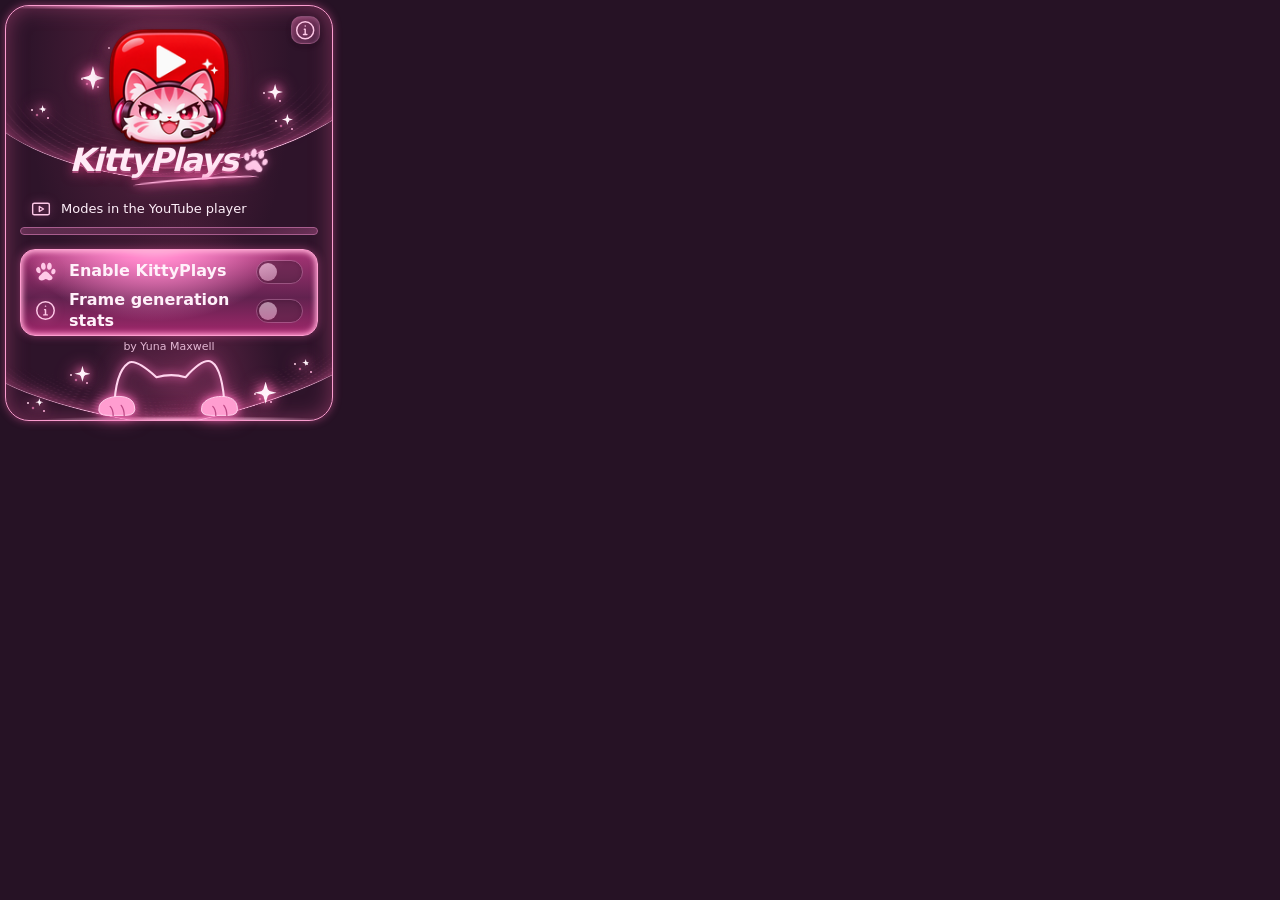
<file: chrome-extension/popup.html>
<!doctype html>
<html lang="en">
<head>
  <meta charset="utf-8">
  <title>KittyPlays settings</title>
  <link rel="stylesheet" href="theme.css">
  <link rel="stylesheet" href="popup.css">
  <script defer src="modes.js"></script>
  <script defer src="ui-icons.js"></script>
  <script defer src="popup.js"></script>
</head>
<body class="kittyplays-glass">
  <button class="about-button" type="button" popovertarget="about" aria-label="About KittyPlays" title="About KittyPlays" data-icon="info"></button>
  <aside id="about" class="kittyplays-glass" popover>
    <strong>KittyPlays for YouTube</strong>
    <span id="version"></span>
  </aside>
  <header>
    <div class="brand-scene" aria-hidden="true">
      <span class="kittyplays-ribbon"></span>
      <span class="kittyplays-star"></span><span class="kittyplays-star"></span>
      <span class="kittyplays-star"></span><span class="kittyplays-star"></span>
      <span class="kittyplays-star"></span>
    </div>
    <img class="brand-icon" src="icons/kittyplays-128.png" width="120" height="120" alt="">
    <h1><span>KittyPlays</span><span class="brand-paw" data-icon="paw"></span></h1>
  </header>
  <section aria-labelledby="modes-heading">
    <h2 id="modes-heading"><span data-icon="original"></span>Modes in the YouTube player</h2>
    <div id="modes" class="settings-panel"></div>
  </section>
  <footer class="settings-panel kittyplays-gloss">
    <label class="setting">
      <span data-icon="paw"></span>
      <span>Enable KittyPlays</span>
      <input id="enabled" type="checkbox" role="switch" disabled>
    </label>
    <label class="setting">
      <span data-icon="info"></span>
      <span>Frame generation stats</span>
      <input id="show-info" type="checkbox" role="switch" disabled>
    </label>
  </footer>
  <p id="status" role="status" hidden></p>
  <div class="footer-scene">
    <p class="author-credit">by Yuna Maxwell</p>
    <span class="kittyplays-ribbon"></span>
    <span class="kittyplays-star"></span><span class="kittyplays-star"></span>
    <span class="kittyplays-star"></span><span class="kittyplays-star"></span>
    <svg class="peeking-cat" viewBox="0 0 160 65" fill="none" aria-hidden="true">
      <path class="cat-head" d="M25 59Q26 22 39 13Q46 8 67 27Q82 23 96 27Q114 7 122 12Q133 19 135 59" />
      <path class="cat-paws" d="M10 57C11 45 42 41 45 55Q48 65 36 65H19Q8 65 10 57ZM112 57C113 45 144 41 147 55Q150 65 138 65H121Q110 65 112 57Z" />
      <path class="paw-lines" d="M21 56Q24 59 24 65M32 55Q35 59 35 65M123 56Q126 59 126 65M134 55Q137 59 137 65" />
    </svg>
  </div>
</body>
</html>
</file>
<file: chrome-extension/theme.css>
.kittyplays-icon {
  display: block;
  flex: none;
  width: 1.2em;
  height: 1.2em;
  color: #ffc9e8;
  filter: drop-shadow(0 0 4px #ff70b883);
}
.kittyplays-glass {
  --kittyplays-text: #fff0fa;
  --kittyplays-rim: #fa9dcf;
  --kittyplays-glow: #f24e9d85;
  --kittyplays-gloss-fill:
    radial-gradient(ellipse at 45% -30%, #fff1fa 3%, #ff88cb 23%, transparent 62%),
    linear-gradient(180deg, #a93577, #62224f 56%, #a0286b);
  color: var(--kittyplays-text);
  border: 1px solid var(--kittyplays-rim);
  background:
    radial-gradient(ellipse at 78% 0%, #a63d724d, transparent 66%),
    linear-gradient(165deg, #512341f5, #301427fa 58%, #4a1e3ef5);
  box-shadow: inset 0 0 13px #ec5ea565, 0 0 13px var(--kittyplays-glow);
}
.kittyplays-gloss,
.kittyplays-toolbar .kittyplays-limit-options [aria-pressed="true"] {
  color: #fff4fb;
  border: 1px solid #ff9ed1;
  background: var(--kittyplays-gloss-fill);
  box-shadow: inset 0 1px 6px #ffbddd, inset 0 -1px 7px #ff79bd, 0 0 9px #ff61ae69;
}
.kittyplays-star {
  position: absolute;
  display: block;
  width: var(--star-size, 11px);
  height: var(--star-size, 11px);
  color: #fff2fa;
  filter: drop-shadow(0 0 4px #ff77b8) drop-shadow(0 0 8px #ff5da9);
  pointer-events: none;
  animation: kittyplays-star-flight var(--star-time, 3.8s) linear var(--star-delay, 0s) infinite;
}
.kittyplays-star::before {
  content: "";
  display: block;
  width: 100%;
  height: 100%;
  background: currentColor;
  clip-path: polygon(50% 0, 60% 35%, 68% 42%, 100% 50%, 68% 58%, 60% 65%, 50% 100%, 40% 65%, 32% 58%, 0 50%, 32% 42%, 40% 35%);
  animation: kittyplays-star-flash var(--star-time, 3.8s) ease-in-out var(--star-delay, 0s) infinite;
}
.kittyplays-star::after {
  content: "";
  position: absolute;
  top: 50%;
  left: 50%;
  width: 2px;
  height: 2px;
  border-radius: 50%;
  background: #fff7fc;
  box-shadow: -7px 5px 1px #ff85c1, -12px 0 #ffd2e9, 4px 8px #ffb2db;
  animation: kittyplays-star-dust var(--star-time, 3.8s) ease-out var(--star-delay, 0s) infinite;
}
.kittyplays-ribbon {
  position: absolute;
  inset: 0;
  overflow: hidden;
  pointer-events: none;
}
.kittyplays-ribbon::before,
.kittyplays-ribbon::after {
  content: "";
  position: absolute;
  width: 82%;
  height: 62%;
  bottom: 3%;
  border-radius: 50%;
  background: repeating-radial-gradient(ellipse at 50% 4%, transparent 0 4px, #ff8ac330 5px, transparent 6px 8px);
  mask-image: linear-gradient(transparent 40%, #000);
  border-bottom: 1px solid #ffc0e5;
  box-shadow: 0 4px 16px #ff56ab8c, inset 0 -5px 16px #ff64ad70;
  animation: kittyplays-ribbon-drift 8s ease-in-out infinite alternate;
}
.kittyplays-ribbon::before { left: -8%; rotate: 12deg; }
.kittyplays-ribbon::after { right: -14%; bottom: 14%; rotate: -17deg; animation-delay: -4s; }
@keyframes kittyplays-star-flight {
  0% { opacity: 0; transform: translate(0, 0); }
  17%, 76% { opacity: 1; }
  50% {
    transform: translate(calc(var(--star-x, 24px) * .45), calc(var(--star-y, -17px) * .45 - 8px));
  }
  100% { opacity: 0; transform: translate(var(--star-x, 24px), var(--star-y, -17px)); }
}
@keyframes kittyplays-star-flash {
  0%, 100% { opacity: .35; transform: rotate(-18deg) scale(.45); }
  24% { opacity: 1; transform: rotate(3deg) scale(1.08); }
  51% { opacity: .42; transform: rotate(14deg) scale(.61); }
  72% { opacity: .94; transform: rotate(25deg) scale(.87); }
}
@keyframes kittyplays-star-dust {
  0%, 100% { opacity: 0; transform: translate(0, 0) scale(.35); }
  32% { opacity: .85; transform: translate(-5px, 4px) scale(.8); }
  75% { opacity: .45; transform: translate(-12px, 9px) scale(1.15); }
}
@keyframes kittyplays-ribbon-drift {
  from { transform: translate(-5%, 2%) scaleY(.83); }
  to { transform: translate(5%, -8%) scaleY(1.12); }
}
@media (prefers-reduced-motion: reduce) {
  .kittyplays-star,
  .kittyplays-star::before,
  .kittyplays-ribbon::before,
  .kittyplays-ribbon::after { animation: none; }
  .kittyplays-star::after { display: none; }
}
</file>
<file: chrome-extension/popup.css>
:root {
  --switch-width: 47px;
  color-scheme: dark;
  background: #261225;
  font: 14px/1.3 system-ui, sans-serif;
}
body.kittyplays-glass {
  position: relative;
  isolation: isolate;
  box-sizing: border-box;
  width: 328px;
  margin: 5px;
  padding: 21px 14px 0;
  overflow: hidden;
  border-radius: 24px;
  background:
    radial-gradient(ellipse at 47% 16%, #582240 0%, transparent 54%),
    radial-gradient(ellipse at 55% 100%, #67274c 0%, transparent 38%),
    #2e142a;
  box-shadow: inset 0 0 22px #e65a9866, 0 0 9px #ff63ae72;
}
body::before {
  content: "";
  position: absolute;
  inset: 0;
  z-index: -1;
  border-radius: inherit;
  background:
    radial-gradient(ellipse 52% 4px at 40% 0%, #fff6fb, #ff92cbb0 28%, transparent),
    radial-gradient(ellipse 46% 4px at 55% 100%, #ffc1e3, transparent);
  pointer-events: none;
  animation: popup-rim 4s ease-in-out infinite alternate;
}
.about-button {
  position: absolute;
  z-index: 2;
  inset: 10px 12px auto auto;
  display: grid;
  place-items: center;
  width: 29px;
  height: 28px;
  padding: 0;
  color: #ffd0ec;
  border: 1px solid #ffb1df48;
  border-radius: 10px;
  background: linear-gradient(145deg, #8b3b66bf, #4a2344db);
  box-shadow: inset 0 1px 4px #ffabe053, 0 2px 5px #16081568;
  cursor: pointer;
  font-size: 17px;
  transition: background .2s, transform .2s;
}
.about-button:hover {
  background: #8a3b67;
  transform: translateY(-1px);
}
.about-button:active { transform: scale(.93); }
#about {
  inset: 43px 16px auto auto;
  margin: 0;
  padding: 9px 12px;
  border-radius: 11px;
  font-size: 12px;
}
#about span { display: block; color: #ffc7e8; }
header {
  position: relative;
  z-index: 0;
  display: grid;
  justify-items: center;
  margin-block-end: 14px;
  padding-block-end: 9px;
}
.brand-scene {
  position: absolute;
  inset: 0 -14px 8px;
  z-index: -1;
  pointer-events: none;
}
.brand-icon {
  display: block;
  object-fit: contain;
  filter: drop-shadow(0 5px 8px #190916df) drop-shadow(0 0 8px #fa6ba858);
  animation: popup-float 5s ease-in-out infinite;
}
h1 {
  position: relative;
  display: flex;
  align-items: center;
  gap: 5px;
  margin: -3px 0 0;
  color: #ffeaf6;
  font-size: 32px;
  font-style: italic;
  font-weight: 850;
  letter-spacing: -1.4px;
  line-height: 1;
  text-shadow: 0 2px 0 #a74977, 0 3px 12px #ff438c99;
}
h1::after {
  content: "";
  position: absolute;
  inset: auto 5% -9px 32%;
  height: 5px;
  rotate: -4deg;
  border-top: 2px solid #ffadd9;
  border-radius: 50%;
  filter: drop-shadow(0 0 4px #ff64b0) drop-shadow(0 0 6px #ff64b0);
  animation: popup-rim 3s ease-in-out infinite alternate-reverse;
}
.brand-paw { rotate: 11deg; font-size: 22px; }
h2 {
  display: flex;
  align-items: center;
  gap: 9px;
  margin: 0 0 8px 10px;
  color: #fff0fa;
  font-size: 13px;
  font-weight: 500;
}
h2 .kittyplays-icon { width: 22px; height: 20px; }
.settings-panel {
  box-sizing: border-box;
  padding: 3px 10px;
  border-radius: 15px;
}
.settings-panel:not(.kittyplays-gloss) {
  border: 1px solid #a85d8e;
  background: linear-gradient(157deg, #5c2c4eac, #421b38ca 74%, #5a284b);
  box-shadow: inset 0 0 13px #d168a337;
}
.setting {
  position: relative;
  display: grid;
  grid-template-columns: 22px minmax(0, 1fr) var(--switch-width);
  align-items: center;
  gap: 12px;
  min-block-size: 40px;
  padding: 0 4px;
  border-radius: 9px;
  color: #fff1fa;
  font-weight: 620;
  cursor: pointer;
  transition: background .2s;
}
.setting[hidden] { display: none; }
#modes .setting:not([hidden]) ~ .setting::before {
  content: "";
  position: absolute;
  inset: 0 2px auto;
  height: 1px;
  background: linear-gradient(90deg, transparent, #b672994d 15%, #b672994d 85%, transparent);
}
.setting .kittyplays-icon { width: 21px; height: 21px; }
.setting:hover { background: #d25b9a26; }
footer.settings-panel {
  position: relative;
  margin-block-start: 14px;
  isolation: isolate;
}
footer.settings-panel::before {
  content: "";
  position: absolute;
  inset: 0;
  z-index: -1;
  border-radius: inherit;
  background: linear-gradient(115deg, transparent 36%, #fff0fa4d 49%, transparent 61%) 150% / 225% 100%;
  pointer-events: none;
  animation: popup-glint 5.5s ease-in-out infinite;
}
footer .setting { min-block-size: 37px; font-size: 16px; font-weight: 700; }
footer .kittyplays-icon { width: 24px; height: 24px; }
input[role="switch"] {
  appearance: none;
  box-sizing: border-box;
  display: grid;
  align-items: center;
  justify-items: start;
  width: var(--switch-width);
  height: 24px;
  margin: 0;
  padding: 2px;
  border: 1px solid #bd7fa8;
  border-radius: 99px;
  background: #512542;
  box-shadow: inset 0 1px 5px #20081c8c;
  cursor: inherit;
  transition: background .24s, border-color .24s, box-shadow .24s;
}
input[role="switch"]::before {
  content: "";
  width: 18px;
  height: 18px;
  border-radius: 50%;
  background: linear-gradient(#fff9fd, #f5c6df);
  box-shadow: 0 1px 3px #67153b99;
  transition: transform .27s cubic-bezier(.25, .83, .33, 1.2);
}
input[role="switch"]:checked {
  border-color: #ffc0e6;
  background: linear-gradient(155deg, #ff89c6, #ff4d9e 65%, #e3418e);
  box-shadow: inset 0 0 5px #fff1fa9c, 0 0 5px #ff54a769;
}
input[role="switch"]:checked::before { transform: translateX(calc(var(--switch-width) - 24px)); }
input[role="switch"]:disabled { opacity: .5; cursor: default; }
button:focus-visible,
input[role="switch"]:focus-visible { outline: 2px solid #fff0fa; outline-offset: 3px; }
#status { margin: 8px; color: #ffb6d6; font-size: 12px; }
.author-credit {
  position: absolute;
  z-index: 1;
  inset: 4px 0 auto;
  margin: 0;
  color: #e4b8d4;
  font-size: 11px;
  text-align: center;
}
.footer-scene {
  position: relative;
  display: grid;
  justify-items: center;
  align-items: end;
  height: 84px;
  margin-inline: -14px;
  pointer-events: none;
}
.peeking-cat {
  position: relative;
  width: 161px;
  margin-bottom: 4px;
  overflow: visible;
  filter: drop-shadow(0 0 4px #ff6fbc) drop-shadow(0 0 9px #ff62b090);
  animation: popup-peek 6s ease-in-out infinite;
}
.cat-head { stroke: #ffd5ee; stroke-width: 2.1px; }
.cat-paws { fill: #ff9dd0; stroke: #ffd5ee; stroke-width: .9px; }
.paw-lines { stroke: #be4a86; stroke-width: 1.3px; stroke-linecap: round; }
.brand-scene .kittyplays-star:nth-of-type(2) { left: 23%; top: 26%; --star-size: 24px; --star-x: -29px; --star-time: 4.4s; --star-delay: -1s; }
.brand-scene .kittyplays-star:nth-of-type(3) { left: 10%; top: 52%; --star-size: 8px; --star-x: 35px; --star-y: -32px; --star-delay: -2.5s; }
.brand-scene .kittyplays-star:nth-of-type(4) { right: 15%; top: 38%; --star-size: 16px; --star-x: 26px; --star-y: -24px; --star-time: 4.7s; --star-delay: -1.6s; }
.brand-scene .kittyplays-star:nth-of-type(5) { right: 12%; top: 58%; --star-x: -29px; --star-y: -21px; --star-delay: -.8s; }
.brand-scene .kittyplays-star:nth-of-type(6) { left: 34%; top: 11%; --star-size: 6px; --star-x: -28px; --star-y: 4px; --star-time: 3.1s; --star-delay: -2s; }
.footer-scene .kittyplays-star:nth-of-type(2) { left: 9%; bottom: 16%; --star-size: 8px; --star-x: 34px; --star-y: -7px; --star-delay: -1.6s; }
.footer-scene .kittyplays-star:nth-of-type(3) { left: 21%; top: 36%; --star-size: 16px; --star-x: -23px; --star-y: 8px; --star-time: 4.6s; --star-delay: -.8s; }
.footer-scene .kittyplays-star:nth-of-type(4) { right: 17%; bottom: 19%; --star-size: 22px; --star-x: 27px; --star-time: 4.1s; --star-delay: -2s; }
.footer-scene .kittyplays-star:nth-of-type(5) { right: 7%; top: 28%; --star-size: 7px; --star-x: -29px; --star-y: 11px; --star-delay: -1.3s; }
@keyframes popup-float {
  0%, 100% { transform: translateY(0); }
  50% { transform: translateY(-3px); }
}
@keyframes popup-peek {
  0%, 30%, 100% { transform: translateY(1px); }
  52%, 77% { transform: translateY(-4px); }
}
@keyframes popup-rim {
  from { opacity: .58; }
  to { opacity: 1; }
}
@keyframes popup-glint {
  0%, 34% { background-position: 150%; opacity: 0; }
  47%, 62% { opacity: 1; }
  76%, 100% { background-position: -70%; opacity: 0; }
}
@media (forced-colors: active) {
  input[role="switch"] { appearance: auto; }
  input[role="switch"]::before { content: none; }
}
@media (prefers-reduced-motion: reduce) {
  body::before, h1::after, .brand-icon, .peeking-cat, footer.settings-panel::before { animation: none; }
  .about-button, .setting, input[role="switch"], input[role="switch"]::before { transition: none; }
}
</file>
